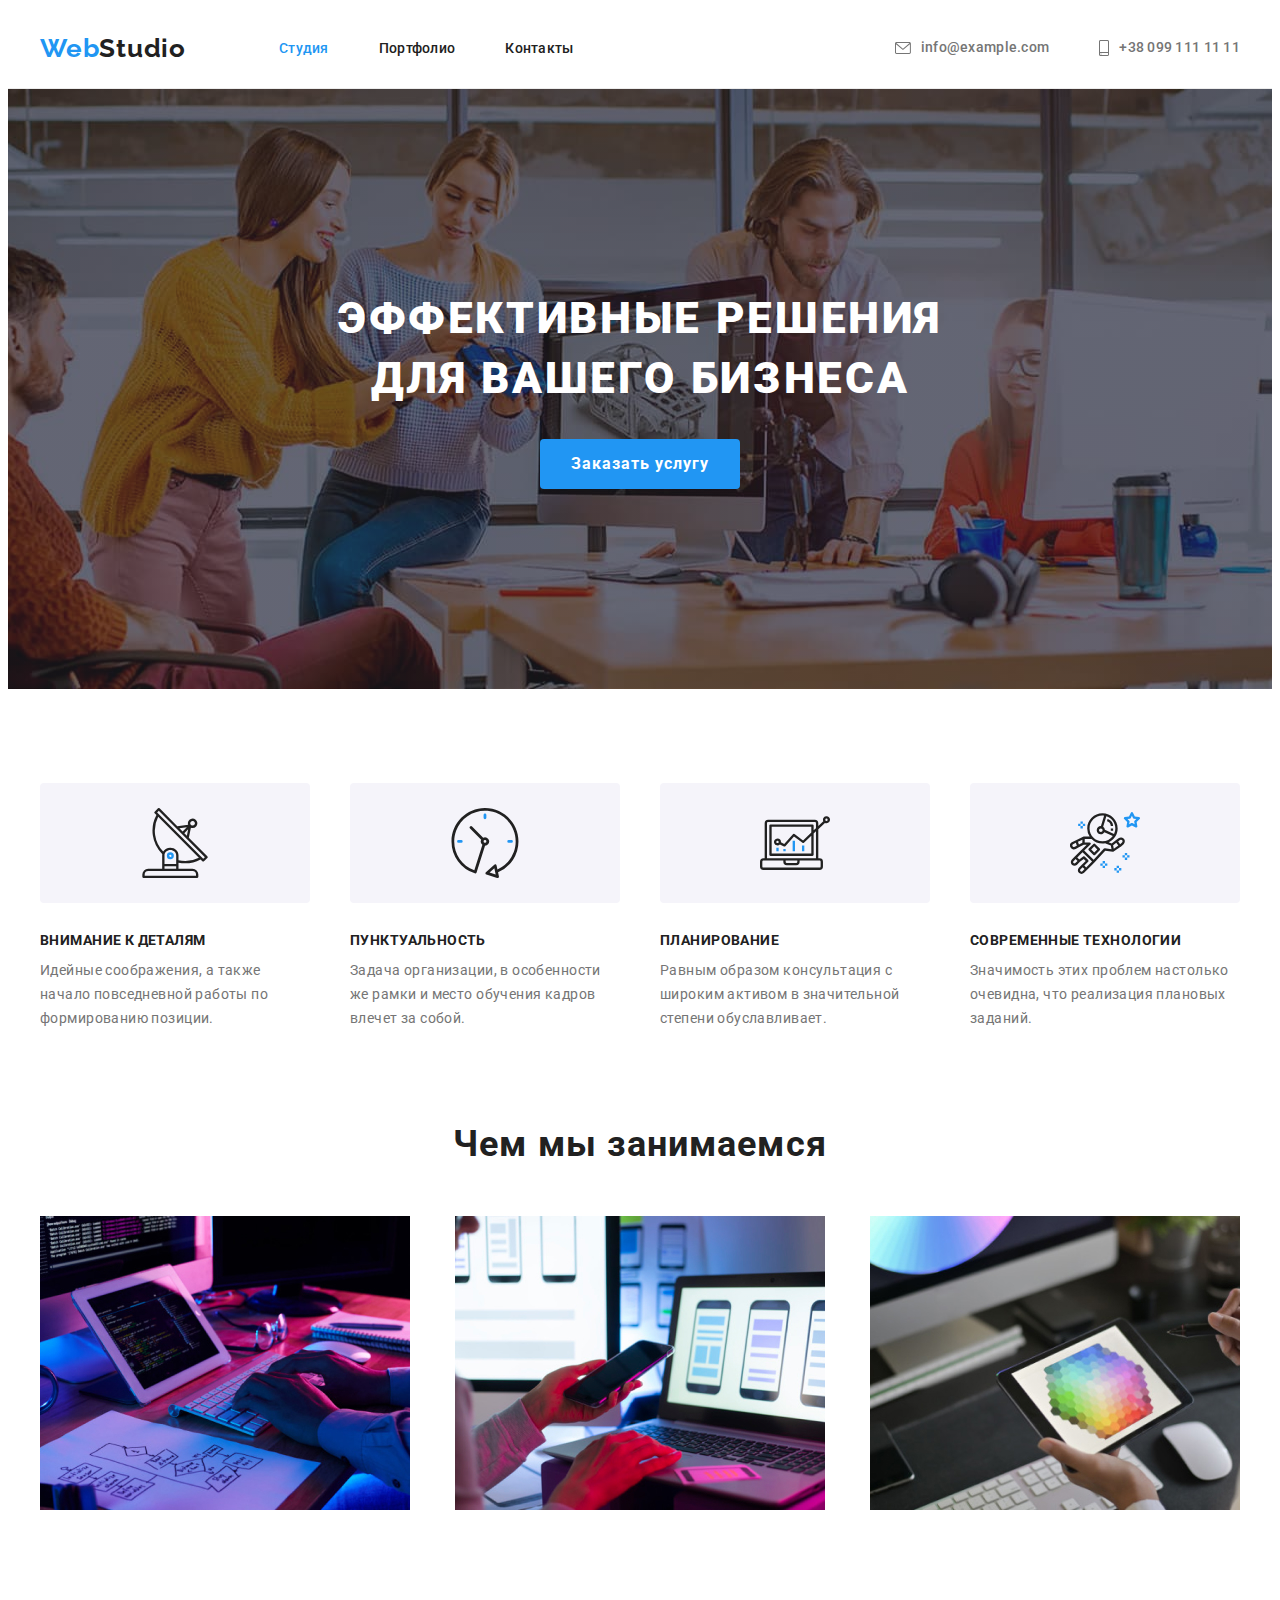
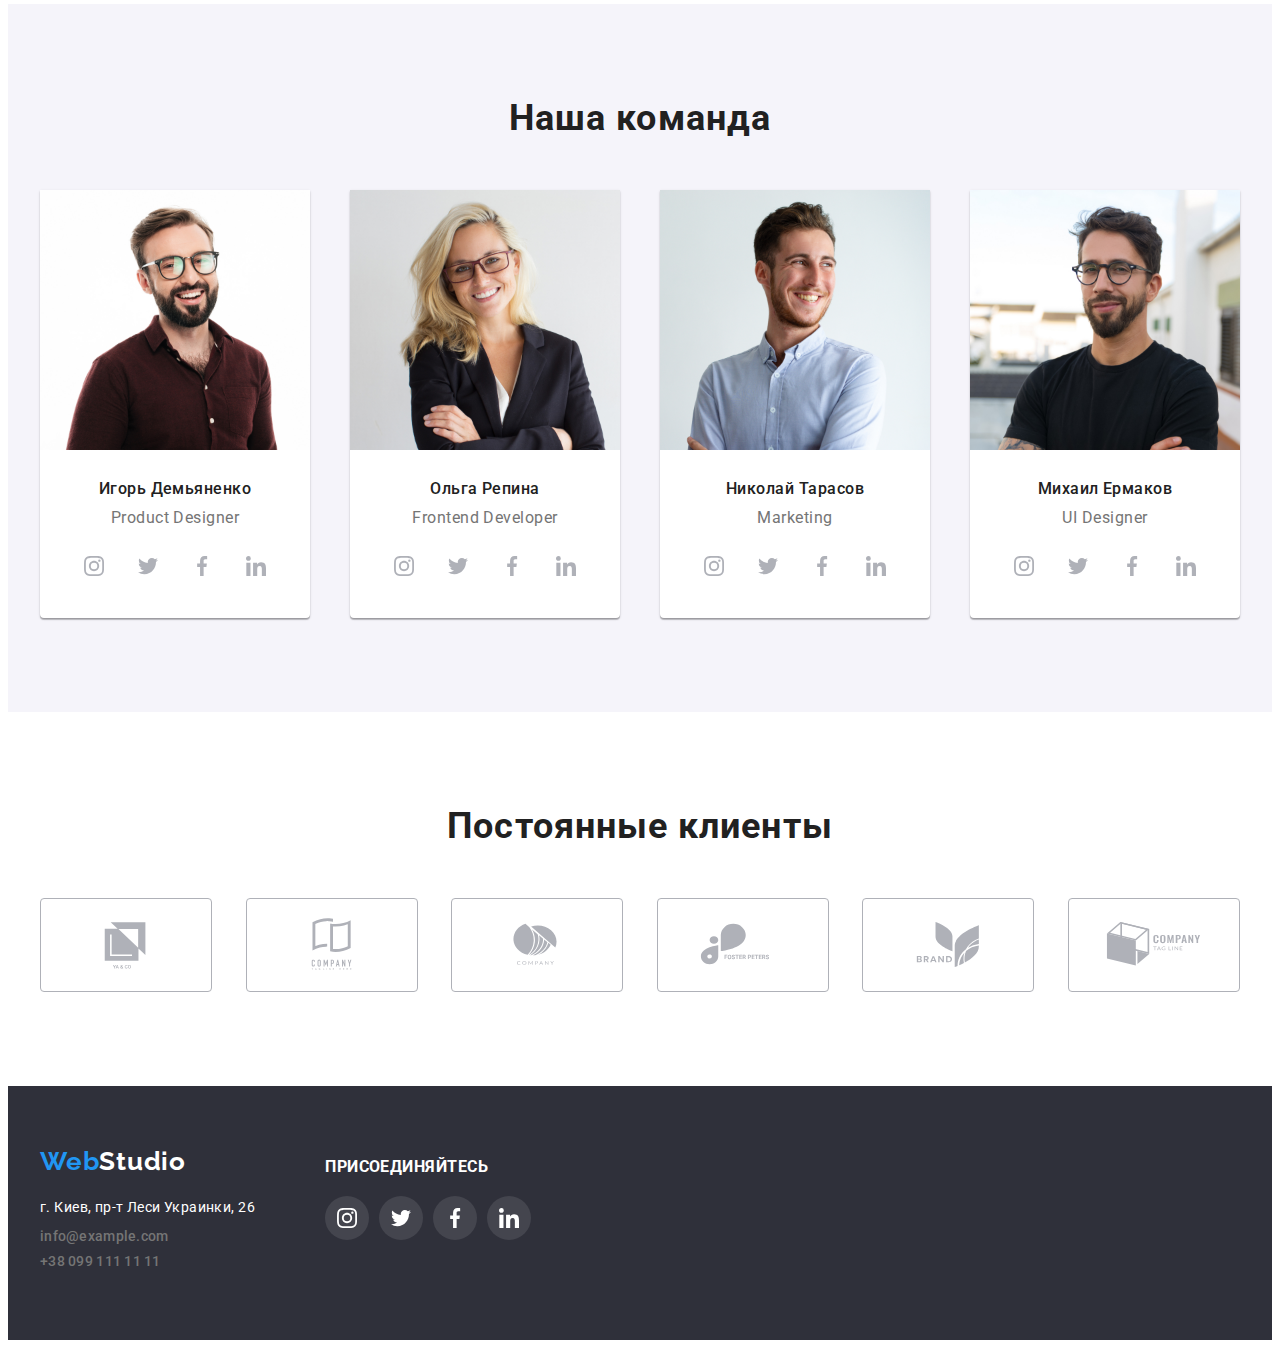
<file: index.html>
<!DOCTYPE html>
<html lang="ru">

<head>
	<meta charset="UTF-8" />
	<meta http-equiv="X-UA-Compatible" content="IE=edge" />
	<meta name="viewport" content="width=, initial-scale=1.0" />
	<link rel="preconnect" href="https://fonts.googleapis.com">
	<link rel="preconnect" href="https://fonts.gstatic.com" crossorigin>
	<link href="https://fonts.googleapis.com/css2?family=Raleway:wght@700&family=Roboto:wght@400;500;700;900&display=swap"
		rel="stylesheet">
	<link rel="stylesheet" href="https://cdnjs.cloudflare.com/ajax/libs/modern-normalize/1.1.0/modern-normalize.min.css"
		integrity="sha512-wpPYUAdjBVSE4KJnH1VR1HeZfpl1ub8YT/NKx4PuQ5NmX2tKuGu6U/JRp5y+Y8XG2tV+wKQpNHVUX03MfMFn9Q=="
		crossorigin="anonymous" referrerpolicy="no-referrer" />
	<link rel="stylesheet" href="./css/styles.css" />
	<title>WebStudio</title>
</head>

<body>
	<!-- Хеадер -->
	<header class="header">
		<div class="container header-container">
			<nav class="header-nav">
				<a class="logo-web link" href="#">Web<span class="logo-header">Studio</span></a>
				<ul class="header-list list">
					<li class="header-item"><a href="#" class="top-menu link current-link">Студия</a></li>
					<li class="header-item"><a href="./portfolio.html" class="top-menu link">Портфолио</a></li>
					<li class="header-item"><a href="#" class="top-menu link">Контакты</a></li>
				</ul>
			</nav>
			<ul class="list contacts">
				<li class="list-link"><a class="contacts header link" href="mailto:info@example.com"><svg class="header-icon"
							Width="16" Height="12">
							<use href="./images/icons.svg#icon-envelope"></use>
						</svg>info@example.com</a></li>
				<li class="list-link"><a class="contacts header link" href="tel:+380991111111"><svg class="header-icon"
							Width="10" Height="16">
							<use href="./images/icons.svg#icon-smartphone"></use>
						</svg>+38 099 111 11 11</a></li>
			</ul>
		</div>
	</header>
	<!-- Мэин -->
	<main>
		<!--Герой-->
		<section class="section hero">
			<div class="container">
				<h1 class="hero-text">Эффективные решения для вашего бизнеса</h1>
				<button class="hero-button" type="button">Заказать услугу</button>
			</div>
		</section>
		<!--Наши преимущества-->
		<section class="section benefits">
			<div class="container">
				<h2 class="visually-hidden">Наши преимущества</h2>
				<ul class="list unicals">
					<li class="unicals-item">
						<div class="benefits-icon-list">
							<svg class="benefits-icon" Width="70" Height="70">
								<use href="./images/icons.svg#icon-antenna-1"></use>
							</svg>
						</div>
						<h3 class="benefits-list">Внимание к деталям</h3>
						<p class="benefits-text">Идейные соображения, а также начало повседневной работы
							по формированию позиции.
						</p>
					</li>
					<li class="unicals-item">
						<div class="benefits-icon-list">
							<svg class="benefits-icon" Width="70" Height="70">
								<use href="./images/icons.svg#icon-clock-1"></use>
							</svg>
						</div>
						<h3 class="benefits-list">Пунктуальность</h3>
						<p class="benefits-text">
							Задача организации, в особенности же рамки и место обучения кадров влечет за собой.
						</p>
					</li>
					<li class="unicals-item">
						<div class="benefits-icon-list">
							<svg class="benefits-icon" Width="70" Height="70">
								<use href="./images/icons.svg#icon-diagram-1"></use>
							</svg>
						</div>
						<h3 class="benefits-list">Планирование</h3>
						<p class="benefits-text">
							Равным образом консультация с широким активом в значительной степени обуславливает.
						</p>
					</li>
					<li class="unicals-item">
						<div class="benefits-icon-list">
							<svg class="benefits-icon" Width="70" Height="70">
								<use href="./images/icons.svg#icon-astronaut-1"></use>
							</svg>
						</div>
						<h3 class="benefits-list">Современные технологии</h3>
						<p class="benefits-text">Значимость этих проблем настолько очевидна, что реализация плановых заданий.</p>
					</li>
				</ul>
			</div>
		</section>
		<!--Чем мы занимаемся-->
		<section class="section chapter">
			<div class="container chapter">
				<h2 class="chapter-work">Чем мы занимаемся</h2>
				<ul class="chapter-list list">
					<li class="chapter-item">
						<img src="./images/our_works/img.jpg" alt="Блок-схема. Руки печатают на клавиатуре" width="370" />
					</li>
					<li class="chapter-item">
						<img src="./images/our_works/img_(1).jpg"
							alt="Телефон в руках перед ноутбуком,на экране которого фотографии экрана телефона" width="370" />
					</li>
					<li class="chapter-item">
						<img src="./images/our_works/img_(2).jpg" alt="Планшет в левой руке. На экране планета палитра цветов."
							width="370" />
					</li>
				</ul>
			</div>
		</section>
		<!--Наша команда-->
		<section class="section team">
			<div class="container">
				<h2 class="chapter-team">Наша команда</h2>
				<ul class="team list">
					<li class="team-item">
						<img class="team-photo" src="./images/our_team/ihor_demyanenko.jpg"
							alt="Белый мужчина в очках с бородой и в коричневой рубашке улыбается" width="270" />
						<div class="team-wrapper">
							<h3 class="team-member">Игорь Демьяненко</h3>
							<p class="work-name">Product Designer</p>
							<ul class="social list">
								<li class="social-item">
									<a class="social-button" href="">
										<svg class="social-icon" Width="20" Height="20">
											<use href="./images/icons.svg#icon-instagram-2"></use>
										</svg>
									</a>
								</li>
								<li class="social-item">
									<a class="social-button" href="">
										<svg class="social-icon" Width="20" Height="20">
											<use href="./images/icons.svg#icon-twitter-1"></use>
										</svg>
									</a>
								</li>
								<li class="social-item">
									<a class="social-button" href="">
										<svg class="social-icon" Width="20" Height="20">
											<use href="./images/icons.svg#icon-facebook-1"></use>
										</svg>
									</a>
								</li>
								<li class="social-item">
									<a class="social-button" href="">
										<svg class="social-icon" Width="20" Height="20">
											<use href="./images/icons.svg#icon-linkedin-1"></use>
										</svg>
									</a>
								</li>
							</ul>
						</div>
					</li>
					<li class="team-item">
						<img class="team-photo" src="./images/our_team/olha_repina.jpg"
							alt="Белая женщина в очках, с длинными волосами в сером пиджаке, улыбается" width="270" />
						<div class="team-wrapper">
							<h3 class="team-member">Ольга Репина</h3>
							<p class="work-name">Frontend Developer</p>
							<ul class="social list">
								<li class="social-item">
									<a class="social-button" href="">
										<svg class="social-icon" Width="20" Height="20">
											<use href="./images/icons.svg#icon-instagram-2"></use>
										</svg>
									</a>
								</li>
								<li class="social-item">
									<a class="social-button" href="">
										<svg class="social-icon" Width="20" Height="20">
											<use href="./images/icons.svg#icon-twitter-1"></use>
										</svg>
									</a>
								</li>
								<li class="social-item">
									<a class="social-button" href="">
										<svg class="social-icon" Width="20" Height="20">
											<use href="./images/icons.svg#icon-facebook-1"></use>
										</svg>
									</a>
								</li>
								<li class="social-item">
									<a class="social-button" href="">
										<svg class="social-icon" Width="20" Height="20">
											<use href="./images/icons.svg#icon-linkedin-1"></use>
										</svg>
									</a>
								</li>
							</ul>
						</div>
					</li>
					<li class="team-item">
						<img class="team-photo" src="./images/our_team/nikolai_tarasov.jpg"
							alt="Белый мужчина в светло-голубой рубашке улыбается" width="270" />
						<div class="team-wrapper">
							<h3 class="team-member">Николай Тарасов</h3>
							<p class="work-name">Marketing</p>
							<ul class="social list">
								<li class="social-item">
									<a class="social-button" href="">
										<svg class="social-icon" Width="20" Height="20">
											<use href="./images/icons.svg#icon-instagram-2"></use>
										</svg>
									</a>
								</li>
								<li class="social-item">
									<a class="social-button" href="">
										<svg class="social-icon" Width="20" Height="20">
											<use href="./images/icons.svg#icon-twitter-1"></use>
										</svg>
									</a>
								</li>
								<li class="social-item">
									<a class="social-button" href="">
										<svg class="social-icon" Width="20" Height="20">
											<use href="./images/icons.svg#icon-facebook-1"></use>
										</svg>
									</a>
								</li>
								<li class="social-item">
									<a class="social-button" href="">
										<svg class="social-icon" Width="20" Height="20">
											<use href="./images/icons.svg#icon-linkedin-1"></use>
										</svg>
									</a>
								</li>
							</ul>
						</div>

					</li>
					<li class="team-item">
						<img class="team-photo" src="./images/our_team/mikhail_ermakov.jpg"
							alt="Белый мужчина в очках и черной футболке" width="270" />
						<div class="team-wrapper">
							<h3 class="team-member">Михаил Ермаков</h3>
							<p class="work-name">UI Designer</p>
							<ul class="social list">
								<li class="social-item">
									<a class="social-button" href="">
										<svg class="social-icon" Width="20" Height="20">
											<use href="./images/icons.svg#icon-instagram-2"></use>
										</svg>
									</a>
								</li>
								<li class="social-item">
									<a class="social-button" href="">
										<svg class="social-icon" Width="20" Height="20">
											<use href="./images/icons.svg#icon-twitter-1"></use>
										</svg>
									</a>
								</li>
								<li class="social-item">
									<a class="social-button" href="">
										<svg class="social-icon" Width="20" Height="20">
											<use href="./images/icons.svg#icon-facebook-1"></use>
										</svg>
									</a>
								</li>
								<li class="social-item">
									<a class="social-button" href="">
										<svg class="social-icon" Width="20" Height="20">
											<use href="./images/icons.svg#icon-linkedin-1"></use>
										</svg>
									</a>
								</li>
							</ul>
						</div>

					</li>
				</ul>
			</div>
		</section>
		<section class="section client">
			<div class="container">
				<h2 class="client-text">Постоянные клиенты</h2>
				<ul class="client list">
					<li class="logo-container"><a class="company-logo" href=""><svg class="logo-icon">
								<use href="./images/icons.svg#icon-Logo-1" Width="106" Height="60"></use>
							</svg></a></li>
					<li class="logo-container"><a class="company-logo" href=""><svg class="logo-icon">
								<use href="./images/icons.svg#icon-Logo-2" Width="106" Height="60"></use>
							</svg></a></li>
					<li class="logo-container"><a class="company-logo" href=""><svg class="logo-icon">
								<use href="./images/icons.svg#icon-Logo-3" Width="106" Height="60"></use>
							</svg></a></li>
					<li class="logo-container"><a class="company-logo" href=""><svg class="logo-icon">
								<use href="./images/icons.svg#icon-Logo-4" Width="106" Height="60"></use>
							</svg></a></li>
					<li class="logo-container"><a class="company-logo" href=""><svg class="logo-icon">
								<use href="./images/icons.svg#icon-Logo-5" Width="106" Height="60"></use>
							</svg></a></li>
					<li class="logo-container"><a class="company-logo" href=""><svg class="logo-icon">
								<use href="./images/icons.svg#icon-Logo-6" Width="106" Height="60"></use>
							</svg></a></li>
				</ul>
			</div>
		</section>
	</main>

	<!--Футер-->

	<footer class="footer">
		<div class="container footer-container">
			<div>
				<a class="logo-web link" href="./index.html">Web<span class="logo-footer">Studio</span></a>
				<address class="adress">
					<a class="adress link"
						href="https://www.google.com/maps/place/%D0%B1%D1%83%D0%BB.+%D0%9B%D0%B5%D1%81%D0%B8+%D0%A3%D0%BA%D1%80%D0%B0%D0%B8%D0%BD%D0%BA%D0%B8,+26,+%D0%9A%D0%B8%D0%B5%D0%B2,+02000/@50.4265807,30.5361971,475m/data=!3m1!1e3!4m5!3m4!1s0x40d4cf0e033ecbe9:0x57a4dffefec77da0!8m2!3d50.4265807!4d30.5383858"
						target="_blank">г. Киев, пр-т Леси Украинки, 26</a>
					<a class="contacts link" href="mailto:info@example.com">info@example.com</a>
					<a class="contacts link" href="tel:+380991111111">+38 099 111 11 11</a>
				</address>
			</div>
			<div class="social-footer">
				<h3 class="text-footer-sicial">ПРИСОЕДИНЯЙТЕСЬ</h3>
				<ul class="social-footer list">
					<li class="social-item">
						<a class="social-button-footer" href="">
							<svg class="social-icon-footer" Width="20" Height="20">
								<use href="./images/icons.svg#icon-instagram-2"></use>
							</svg>
						</a>
					</li>
					<li class="social-item">
						<a class="social-button-footer" href="">
							<svg class="social-icon-footer" Width="20" Height="20">
								<use href="./images/icons.svg#icon-twitter-1"></use>
							</svg>
						</a>
					</li>
					<li class="social-item">
						<a class="social-button-footer" href="">
							<svg class="social-icon-footer" Width="20" Height="20">
								<use href="./images/icons.svg#icon-facebook-1"></use>
							</svg>
						</a>
					</li>
					<li class="social-item">
						<a class="social-button-footer" href="">
							<svg class="social-icon-footer" Width="20" Height="20">
								<use href="./images/icons.svg#icon-linkedin-1"></use>
							</svg>
						</a>
					</li>
				</ul>
			</div>
		</div>
	</footer>
</body>

</html>
</file>
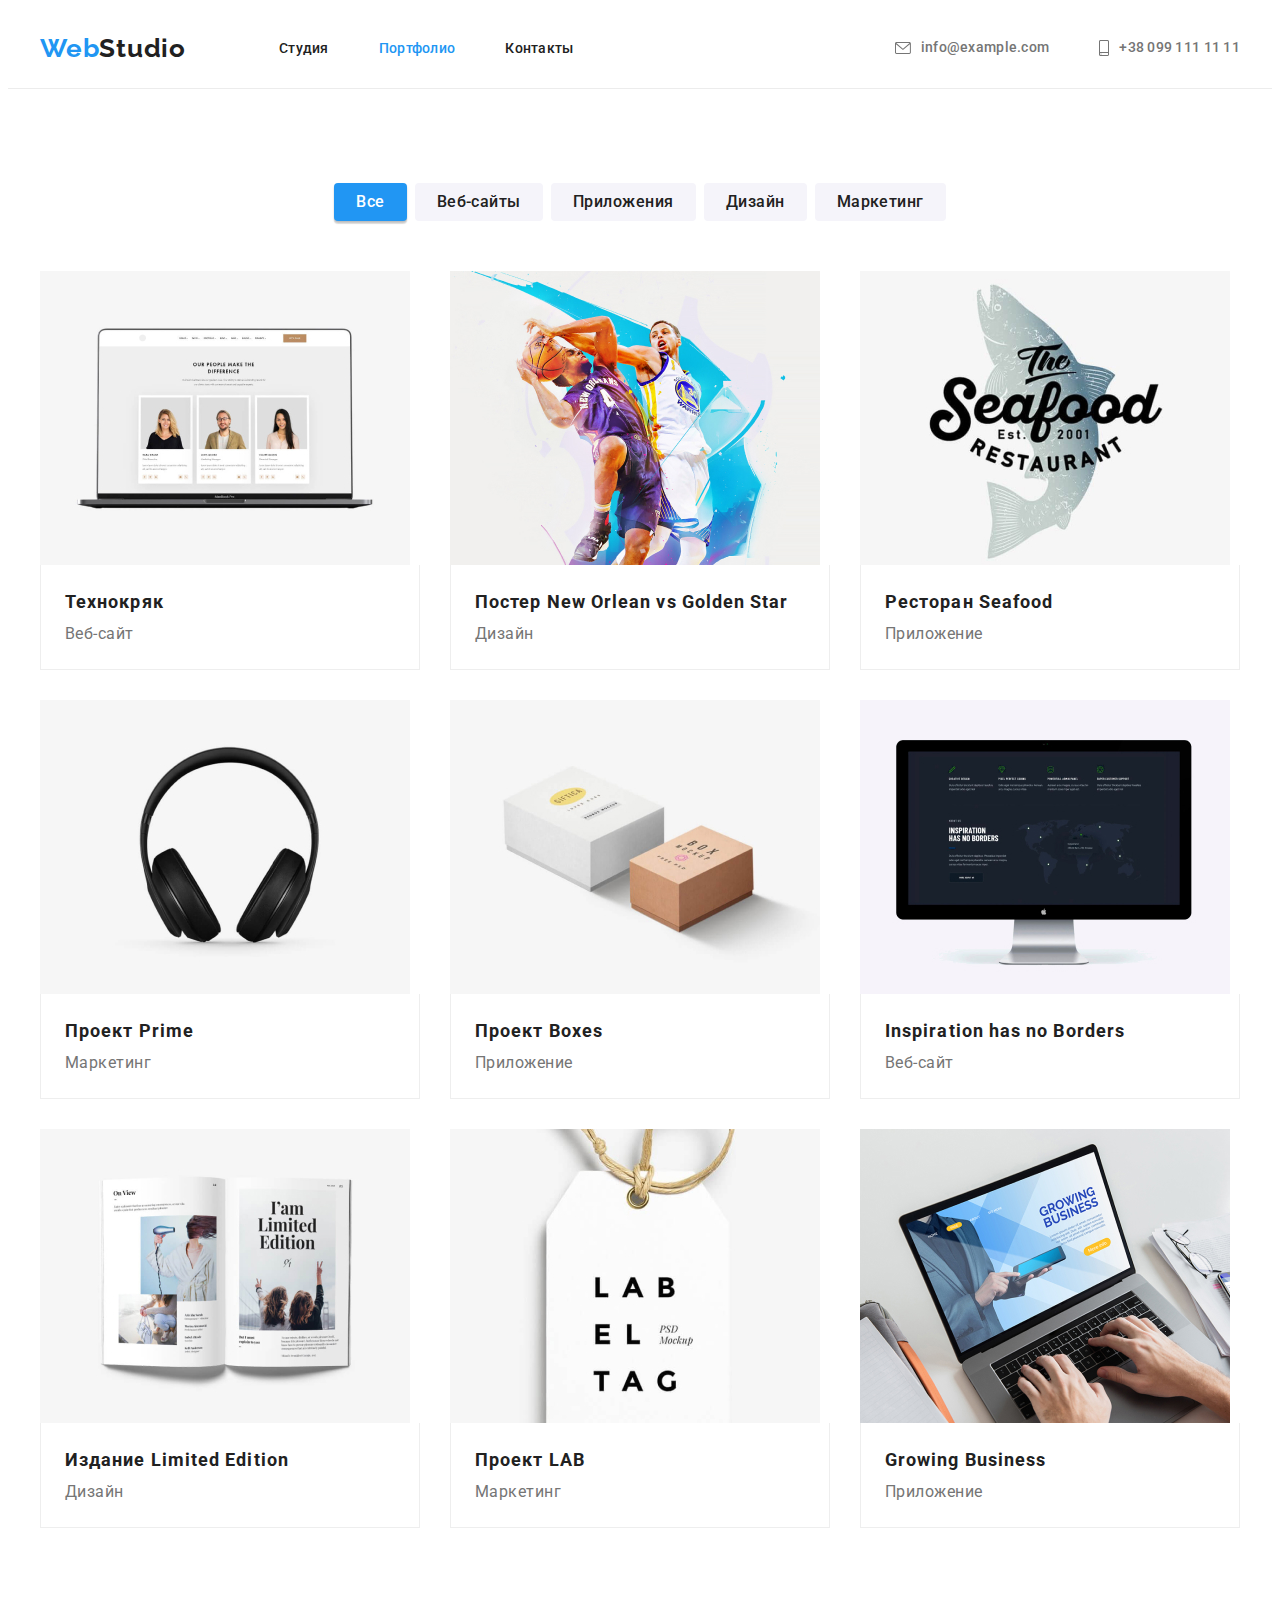
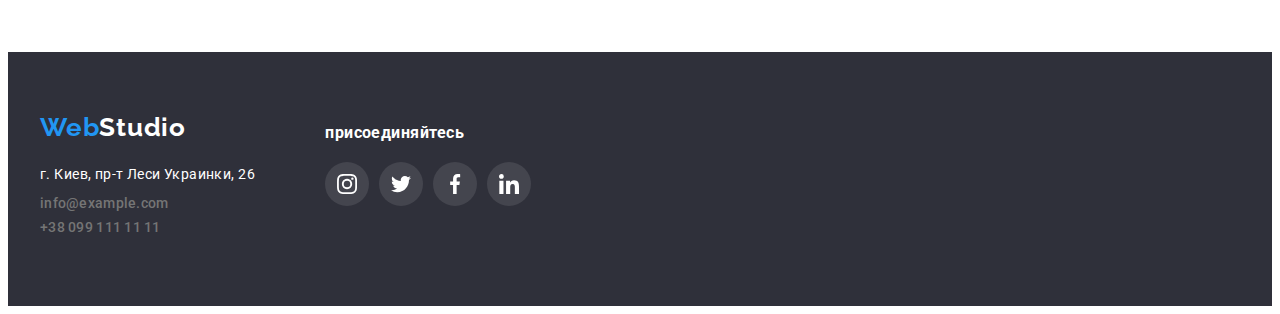
<file: portfolio.html>
<!DOCTYPE html>
<html lang="ru">

<head>
	<meta charset="UTF-8" />
	<meta http-equiv="X-UA-Compatible" content="IE=edge" />
	<meta name="viewport" content="width=, initial-scale=1.0" />
	<link rel="preconnect" href="https://fonts.googleapis.com">
	<link rel="preconnect" href="https://fonts.gstatic.com" crossorigin>
	<link href="https://fonts.googleapis.com/css2?family=Raleway:wght@700&family=Roboto:wght@400;500;700;900&display=swap"
		rel="stylesheet">
	<link rel="stylesheet" href="https://cdnjs.cloudflare.com/ajax/libs/modern-normalize/1.1.0/modern-normalize.min.css"
		integrity="sha512-wpPYUAdjBVSE4KJnH1VR1HeZfpl1ub8YT/NKx4PuQ5NmX2tKuGu6U/JRp5y+Y8XG2tV+wKQpNHVUX03MfMFn9Q=="
		crossorigin="anonymous" referrerpolicy="no-referrer" />
	<link rel="stylesheet" href="./css/styles.css" />
	<title>WebStudio</title>
</head>

<body>
	<!-- Хеадер -->
	<header class="header">
		<div class="container header-container">
			<nav class="header-nav">
				<a class="logo-web link" href="./index.html">Web<span class="logo-header">Studio</span></a>
				<ul class="header-list list">
					<li class="header-item"><a href="./index.html" class="top-menu link">Студия</a></li>
					<li class="header-item"><a href="#" class="top-menu link current-link">Портфолио</a></li>
					<li class="header-item"><a href="#" class="top-menu link">Контакты</a></li>
				</ul>
			</nav>
			<ul class="list contacts">
				<li class="list-link"><a class="contacts header link" href="mailto:info@example.com"><svg class="header-icon"
							Width="16px" Height="12px">
							<use href="./images/icons.svg#icon-envelope"></use>
						</svg>info@example.com</a></li>
				<li class="list-link"><a class="contacts header link" href="tel:+380991111111"><svg class="header-icon"
							Width="10px" Height="16px">
							<use href="./images/icons.svg#icon-smartphone"></use>
						</svg>+38 099 111 11 11</a></li>
			</ul>
		</div>
	</header>
	<!-- Мэин -->
	<main class="portfolio-main">
		<!-- Фильтр галереи -->
		<section class="section projeckt">
			<div class="container">
				<h1 class="visually-hidden">Навигация по галереи проєктов</h1>
				<ul class="galery-list list">
					<li class="galery-link"><button type="button" class="galery-button active-btn">Все</button></li>
					<li class="galery-link"><button type="button" class="galery-button ">Веб-сайты</button></li>
					<li class="galery-link"><button type="button" class="galery-button ">Приложения</button></li>
					<li class="galery-link"><button type="button" class="galery-button ">Дизайн</button></li>
					<li class="galery-link"><button type="button" class="galery-button ">Маркетинг</button></li>
				</ul>

				<!-- Примеры проэктов -->

				<h2 class="visually-hidden">Наши Проэкты</h2>
				<ul class="projeckt-list list">
					<li class="projeckt-link">
						<img class="projeckt-foto" src="./images/projeckt_examples/tehnokriyak.jpg" alt="Ноутбук с портфолио"
							width="370">
						<div class="portfolio-wrapper">
							<h3 class="projeckt-name">Технокряк</h3>
							<p class="projeckt-description">Веб-сайт</p>
						</div>
					</li>
					<li class="projeckt-link">
						<img class="projeckt-foto" src="./images/projeckt_examples/new_orlean.jpg" alt="Постер с баскетболистами"
							width="370">
						<div class="portfolio-wrapper">
							<h3 class="projeckt-name">Постер New Orlean vs Golden Star</h3>
							<p class="projeckt-description">Дизайн</p>
						</div>
					</li>
					<li class="projeckt-link">
						<img class="projeckt-foto" src="./images/projeckt_examples/seafood.jpg" alt="Лого ресторана Seafood"
							width="370">
						<div class="portfolio-wrapper">
							<h3 class="projeckt-name">Ресторан Seafood</h3>
							<p class="projeckt-description">Приложение</p>
						</div>
					</li>
					<li class="projeckt-link">
						<img class="projeckt-foto" src="./images//projeckt_examples/headphones.jpg" alt="Черные наушники"
							width="370">
						<div class="portfolio-wrapper">
							<h3 class="projeckt-name">Проект Prime</h3>
							<p class="projeckt-description">Маркетинг</p>
						</div>
					</li>
					<li class="projeckt-link">
						<img class="projeckt-foto" src="./images/projeckt_examples/boxes.jpg" alt="Коробочки" width="370">
						<div class="portfolio-wrapper">
							<h3 class="projeckt-name">Проект Boxes</h3>
							<p class="projeckt-description">Приложение</p>
						</div>
					</li>
					<li class="projeckt-link">
						<img class="projeckt-foto" src="./images/projeckt_examples/monitor.jpg"
							alt="Монитор с открытым сайтом на экране" width="370">
						<div class="portfolio-wrapper">
							<h3 class="projeckt-name">Inspiration has no Borders</h3>
							<p class="projeckt-description">Веб-сайт</p>
						</div>
					</li>
					<li class="projeckt-link">
						<img class="projeckt-foto" src="./images/projeckt_examples/buklets.jpg" alt="Буклет" width="370">
						<div class="portfolio-wrapper">
							<h3 class="projeckt-name">Издание Limited Edition</h3>
							<p class="projeckt-description">Дизайн</p>
						</div>
					</li>
					<li class="projeckt-link">
						<img class="projeckt-foto" src="./images/projeckt_examples/tags.jpg" alt="Бирка с английским алфовитом"
							width="370">
						<div class="portfolio-wrapper">
							<h3 class="projeckt-name">Проект LAB</h3>
							<p class="projeckt-description">Маркетинг</p>
						</div>
					</li>
					<li class="projeckt-link">
						<img class="projeckt-foto" src="./images/projeckt_examples/notebook.jpg" alt="Ноутбук" width="370">
						<div class="portfolio-wrapper">
							<h3 class="projeckt-name">Growing Business</h3>
							<p class="projeckt-description">Приложение</p>
						</div>
					</li>
				</ul>
			</div>
		</section>
	</main>
	<!--Футер-->

	<footer class="footer">
		<div class="container footer-container">
			<div>
				<a class="logo-web link" href="./index.html">Web<span class="logo-footer">Studio</span></a>
				<address class="adress">
					<a class="adress link"
						href="https://www.google.com/maps/place/%D0%B1%D1%83%D0%BB.+%D0%9B%D0%B5%D1%81%D0%B8+%D0%A3%D0%BA%D1%80%D0%B0%D0%B8%D0%BD%D0%BA%D0%B8,+26,+%D0%9A%D0%B8%D0%B5%D0%B2,+02000/@50.4265807,30.5361971,475m/data=!3m1!1e3!4m5!3m4!1s0x40d4cf0e033ecbe9:0x57a4dffefec77da0!8m2!3d50.4265807!4d30.5383858"
						target="_blank">г. Киев, пр-т Леси Украинки, 26</a>
					<a class="contacts link" href="mailto:info@example.com">info@example.com</a>
					<a class="contacts link" href="tel:+380991111111">+38 099 111 11 11</a>
				</address>
			</div>
			<div class="social-footer">
				<h3 class="text-footer-sicial">присоединяйтесь</h3>
				<ul class="social-footer list">
					<li class="social-item">
						<a class="social-button-footer" href="#">
							<svg class="social-icon-footer" Width="20px" Height="20px">
								<use href="./images/icons.svg#icon-instagram-2"></use>
							</svg>
						</a>
					</li>
					<li class="social-item">
						<a class="social-button-footer" href="#">
							<svg class="social-icon-footer" Width="20px" Height="20px">
								<use href="./images/icons.svg#icon-twitter-1"></use>
							</svg>
						</a>
					</li>
					<li class="social-item">
						<a class="social-button-footer" href="#">
							<svg class="social-icon-footer" Width="20px" Height="20px">
								<use href="./images/icons.svg#icon-facebook-1"></use>
							</svg>
						</a>
					</li>
					<li class="social-item">
						<a class="social-button-footer" href="#">
							<svg class="social-icon-footer" Width="20px" Height="20px">
								<use href="./images/icons.svg#icon-linkedin-1"></use>
							</svg>
						</a>
					</li>
				</ul>
			</div>
		</div>
	</footer>
</body>

</html>
</file>
<file: css/styles.css>
:root {
  --navigation: #2196f3;
  --background-color-boton: #188ce8;
  --text-regular: #757575;
  --acent: #2f303a;
  --background: #ffffff;
  --text-primary-color: #212121;
  --background-portfolio-color: #e5e5e5;
  --background-team-color: #f5f4fa;
  --fill-icons: #afb1b8;
  --background-social-footer: rgba(255, 255, 255, 0.1);
  --style-botton-radius: 4px;
}

body {
  background-color: var(--background);
  color: var(--text-primary-color);
  font-family: Roboto, sans-serif;
  font-size: 14px;
}

/* -Глобальные-стили- */

h1,
h2,
h3,
p {
  margin: 0;
}

a {
  color: currentColor;
}

img {
  display: block;
}

.list {
  list-style: none;
  margin: 0;
  padding: 0;
}
.link {
  text-decoration: none;
  color: currentColor;
}
.visually-hidden {
  position: absolute;
  white-space: nowrap;
  width: 1px;
  height: 1px;
  overflow: hidden;
  border: 0;
  padding: 0;
  clip: rect(0 0 0 0);
  clip-path: inset(50%);
  margin: -1px;
}

/* Секция */

.section {
  padding-top: 94px;
  padding-bottom: 94px;
}

/* Контейнер */

.container {
  width: 1200px;
  margin: 0px auto;
  padding-left: 15px;
  padding-right: 15px;
}

/* Лого */

.logo-web {
  font-family: "Raleway";
  font-weight: 700;
  font-size: 26px;
  line-height: 1.19em;
  letter-spacing: 0.03em;
  color: var(--navigation);
}

.logo-header {
  color: var(--text-primary-color);
}

.logo-footer {
  color: var(--background);
}

/* Header */

.header {
  border-bottom: solid #ececec 1px;
}

.header-nav {
  display: flex;
  align-items: center;
}

.header-list {
  margin-left: 93px;
  display: flex;
}

.header .container {
  display: flex;
  align-items: center;
}

.header-icon {
  fill: currentColor;
  margin-right: 10px;
}

.top-menu.link,
.contacts.header.link {
  padding-top: 32px;
  padding-bottom: 32px;
  border: none;
}

.top-menu.current-link{
	color:var(--navigation)
}

.list-link:not(:last-child),
.header-item:not(:last-child) {
  margin-right: 50px;
}

.top-menu {
  line-height: 1.14em;
  letter-spacing: 0.02em;
  font-weight: 500;
  color: var(--text-primary-color);
}
.top-menu:hover,
.top-menu:focus {
  color: var(--navigation);
}

/* Контакты */

.contacts {
  margin-left: auto;
  display: flex;
  align-items: center;
  font-weight: 500;
  line-height: 1.14em;
  letter-spacing: 0.02em;
  color: var(--text-regular);
}

.contacts:hover,
.contacts:focus {
  color: var(--navigation);
}

/* Адрес */

.adress {
  margin-top: 20px;
  font-style: normal;
  line-height: 1.71em;
  letter-spacing: 0.03em;
  color: var(--background);
}

/* Герой */

.hero {
  max-width: 1600px;
	margin: 0 auto;
  padding: 200px 0px;
  background-image: linear-gradient(
      rgba(47, 48, 58, 0.4),
      rgba(47, 48, 58, 0.4)
    ),
    url(../images/hero_background.jpg);
  background-repeat: no-repeat;
  background-position: center;
  background-size: cover;
  background-color: var(--acent);
  text-align: center;
}

.hero-text {
  margin: 0 auto;
  margin-bottom: 30px;
  width: 696px;
  font-weight: 900;
  font-size: 44px;
  line-height: 1.36em;
  letter-spacing: 0.06em;
  text-transform: uppercase;
  color: var(--background);
}

.hero-button {
  min-width: 200px;
  height: 50px;
  border-radius: var(--style-botton-radius);
  font-family: inherit;
  font-weight: 700;
  font-size: 16px;
  line-height: 1.87em;
  letter-spacing: 0.06em;
  color: var(--background);
  cursor: pointer;
  background-color: var(--navigation);
  border: none;
}

.hero-button:hover,
.hero-button:focus {
  color: var(--background);
  background-color: var(--background-color-boton);
}

/* Мэин */

/* Наши преимущества */

.list.unicals {
  display: flex;
  flex-direction: row;
  justify-content: space-between;
}

.benefits {
  padding-bottom: 0;
}

.benefits-icon-list {
  width: 270px;
	height: 120px;
  margin-bottom: 30px;
	display: flex;
	justify-content: center;
	align-items: center;
  background-color: var(--background-team-color);
  border-radius: var(--style-botton-radius);
}

.unicals-item {
  width: 270px;
}

.benefits-list {
  margin-bottom: 10px;
  font-weight: 700;
  font-size: 14px;
  line-height: 1.14em;
  letter-spacing: 0.03em;
  text-transform: uppercase;
}

.benefits-text {
  font-size: 14px;
  line-height: 1.71em;
  letter-spacing: 0.03em;
  color: var(--text-regular);
}

.chapter-work {
  margin-bottom: 50px;
  font-weight: 700;
  font-size: 36px;
  line-height: 1.16em;
  text-align: center;
  letter-spacing: 0.03em;
}

.chapter-list {
  display: flex;
  justify-content: space-between;
}

.chapter-item > img {
  width: 370px;
  display: block;
}

/* Тиам */

.section.team {
  background-color: var(--background-team-color);
}

.chapter-team {
  margin-bottom: 50px;
  font-weight: 700;
  font-size: 36px;
  line-height: 1.16em;
  text-align: center;
  letter-spacing: 0.03em;
}

.team-item {
  width: 270px;
  background-color: var(--background);
  box-shadow: 0px 1px 3px rgba(0, 0, 0, 0.12), 0px 1px 1px rgba(0, 0, 0, 0.14),
    0px 2px 1px rgba(0, 0, 0, 0.2);
  border-radius: 0px 0px 4px 4px;
}

.team.list {
  display: flex;
  justify-content: space-between;
}

.team-wrapper {
  padding: 30px 16px;
}

.team-member {
  margin-bottom: 10px;
  font-weight: 500;
  font-size: 16px;
  line-height: 1.18em;
  text-align: center;
  letter-spacing: 0.03em;
}

.work-name {
	margin-bottom: 16px;
  font-size: 16px;
  line-height: 1.18em;
  text-align: center;
  letter-spacing: 0.03em;
  color: var(--text-regular);
}

/* Соц сети */

.social.list {
  display: flex;
  justify-content: center;
	align-items: center;
}

.social-item:not(:last-child){
	margin-right: 10px;
}

.social-button {
  display: flex;
  align-items: center;
  justify-content: center;
  border: none;
  width: 44px;
  height: 44px;
  border-radius: 50%;
	color: var(--fill-icons);
}

.social-button:hover,
.social-button:focus {
	color: var(--background);
  background-color: var(--navigation);
}

.social-icon {
  fill: currentColor;
}

.social-icon:hover,
.social-icon:focus {
  fill: var(--background);
}

/* Постоянные клиенты */

.client-text {
  margin-bottom: 50px;
  font-weight: 700;
  font-size: 36px;
  line-height: 1.16em;
  text-align: center;
  letter-spacing: 0.03em;
}

.client .list {
  display: flex;
  justify-content: space-between;
}

.company-logo {
  display: flex;
  align-items: center;
  justify-content: center;
  width: 170px;
  border: 1px solid var(--fill-icons);
  border-radius: var(--style-botton-radius);
  height: 92px;
	color: var(--fill-icons);
}

.company-logo:hover,
.company-logo:focus {
	color: var(--navigation);
  border-color: var(--navigation);
}

.logo-icon {
  width: 106px;
  height: 60px;
  fill:currentColor;
}

.logo-icon:hover,
.logo-icon:focus {
  fill: var(--navigation);
}

/* Footer */

.footer {
  padding-top: 60px;
  background-color: var(--acent);
}

.footer-container {
  display: flex;
}

.adress .link {
  display: block;
}

.adress .link:not(:last-child) {
  margin-bottom: 9px;
}

.social-footer {
  width: 206px;
  margin-left: 70px;
  margin-right: 678px;
}

.text-footer-sicial {
  margin-top: 12px;
  margin-bottom: 20px;
  font-weight: 700;
  line-height: 1.14em;
  letter-spacing: 0.03em;
  color: var(--background);
}

.social-footer.list {
  display: flex;
  justify-content: space-between;
  margin-left: 0px;
  padding-bottom: 100px;
}

.social-icon-footer {
  fill: var(--background);
}

.social-button-footer {
  display: flex;
  align-items: center;
  justify-content: center;
  border: none;
  width: 44px;
  height: 44px;
  border-radius: 50%;
  background-color: var(--background-social-footer);
}

.social-button-footer:hover,
.social-button-footer:focus {
  background-color: var(--navigation);
}

/* Галерея */

.galery-list {
  margin-bottom: 50px;
  display: flex;
  justify-content: center;
  align-items: center;
}

.galery-link:not(:last-child) {
  margin-right: 8px;
}

.galery-button {
  padding: 6px 22px;
  border-radius: var(--style-botton-radius);
  font-family: inherit;
  font-weight: 500;
  font-size: 16px;
  line-height: 1.62em;
  letter-spacing: 0.03em;
  cursor: pointer;
  background-color: #f5f4fa;
  color: var(--text-primary-color);
  border: none;
}

.galery-button.active-btn{
	color: var(--background);
  background-color: var(--navigation);
  box-shadow: 0px 3px 1px rgba(0, 0, 0, 0.1), 0px 1px 2px rgba(0, 0, 0, 0.08),
  0px 2px 2px rgba(0, 0, 0, 0.12);
}

.galery-button:hover,
.galery-button:focus {
  color: var(--background);
  background-color: var(--navigation);
  box-shadow: 0px 3px 1px rgba(0, 0, 0, 0.1), 0px 1px 2px rgba(0, 0, 0, 0.08),
    0px 2px 2px rgba(0, 0, 0, 0.12);
}

.projeckt-list {
  display: flex;
  flex-wrap: wrap;
  margin-right: -30px;
}

.projeckt-link {
  flex-basis: calc((100% - 90px) / 3);
  margin-right: 30px;
  margin-bottom: 30px;
}

.projeckt-link:hover {
  box-shadow: 0px 1px 1px rgba(0, 0, 0, 0.12), 0px 4px 4px rgba(0, 0, 0, 0.06),
    1px 4px 6px rgba(0, 0, 0, 0.16);
}

.projeckt-foto {
  display: block;
}

.portfolio-wrapper {
  padding: 20px 24px;
  border: 1px solid #eeeeee;
  border-top: none;
}

.projeckt-name {
  font-weight: 700;
  font-size: 18px;
  line-height: 1.88;
  letter-spacing: 0.06em;
}

.projeckt-description {
  font-size: 16px;
  line-height: 1.88;
  letter-spacing: 0.03em;
  color: var(--text-regular);
}
</file>
